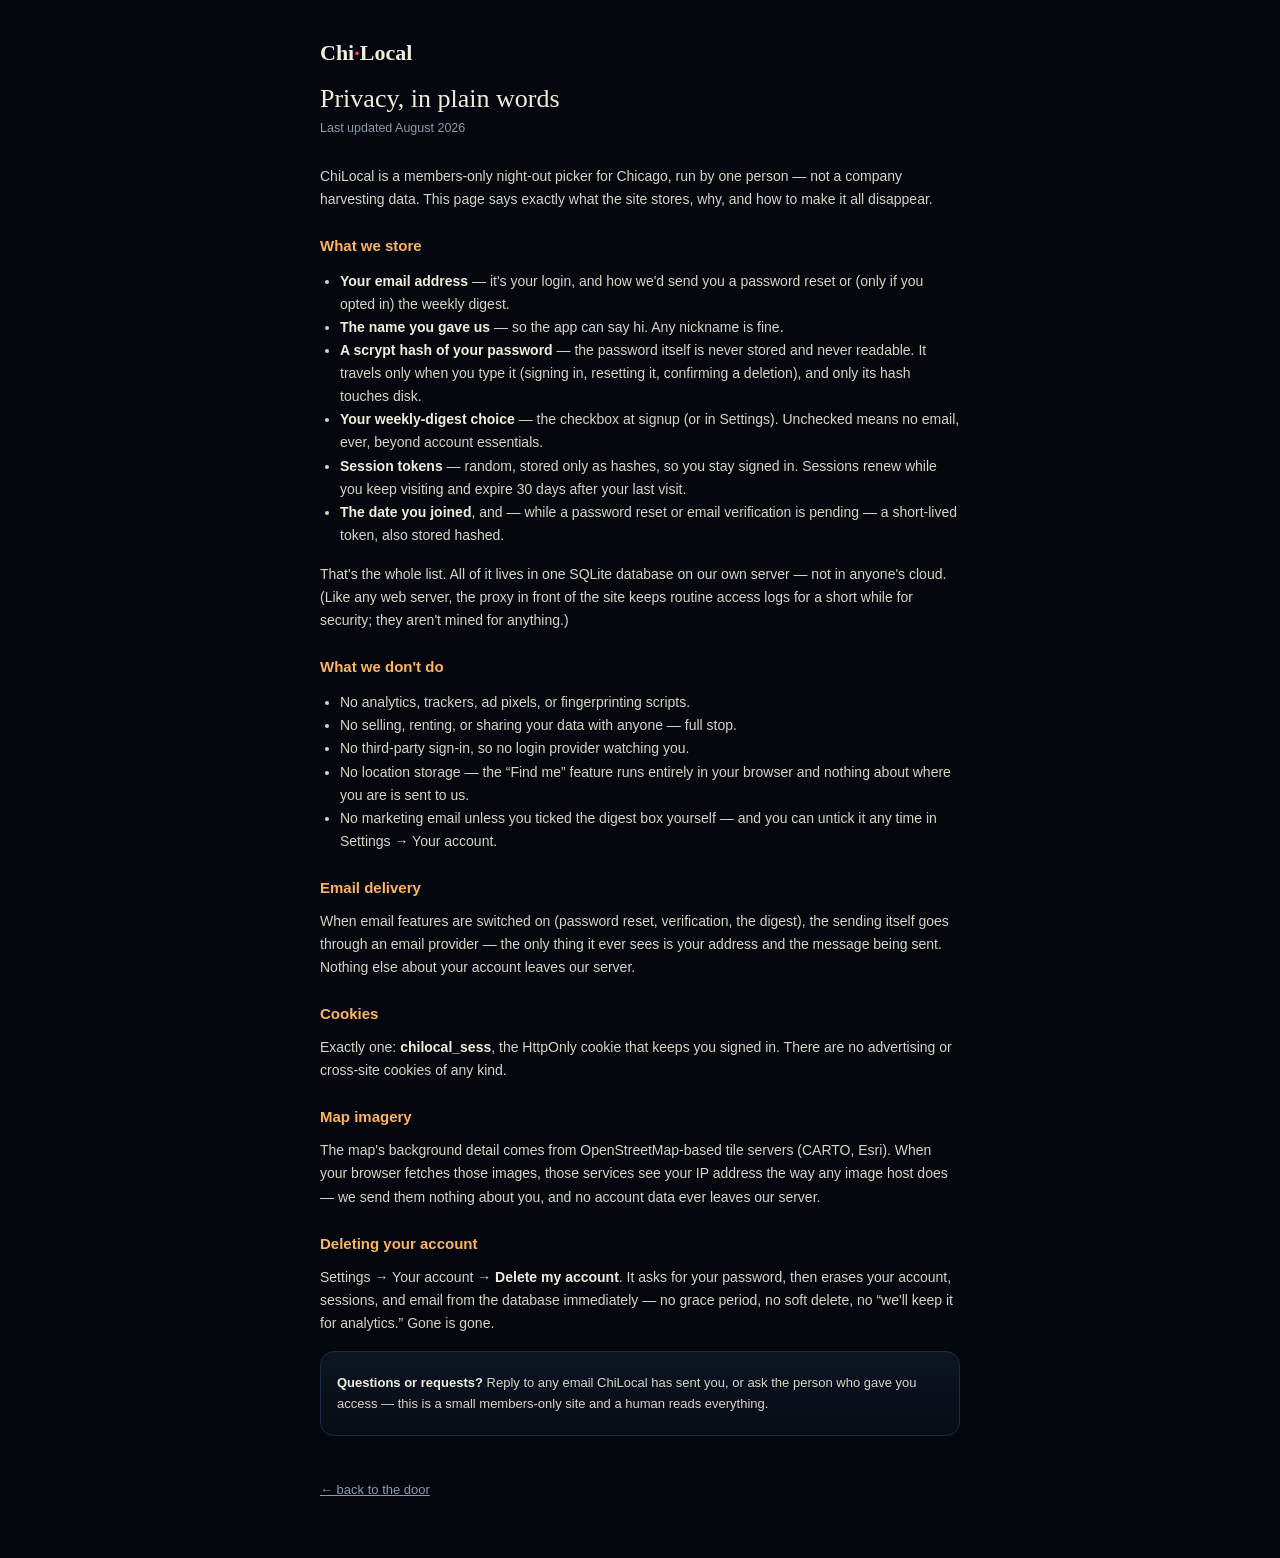
<file: site/privacy.html>
<!DOCTYPE html>
<html lang="en">
<head>
<meta charset="utf-8"/>
<meta name="viewport" content="width=device-width, initial-scale=1"/>
<title>ChiLocal — privacy</title>
<meta name="theme-color" content="#070c16"/>
<link rel="icon" href="data:image/svg+xml,%3Csvg xmlns='http://www.w3.org/2000/svg' viewBox='0 0 24 24'%3E%3Crect width='24' height='24' rx='5' fill='%23070c16'/%3E%3Cpath fill='%23ff4b5c' d='M12 3.2 13.3 8.5 17.9 5.6 15 10.2 20.3 11.5 15 12.8 17.9 17.4 13.3 14.5 12 19.8 10.7 14.5 6.1 17.4 9 12.8 3.7 11.5 9 10.2 6.1 5.6 10.7 8.5Z'/%3E%3C/svg%3E"/>
<style>
/* self-contained on purpose: this page is public, everything else is gated */
:root { --night:#070c16; --panel:#0d1524; --line:#1c2a44; --text:#f2ecdc; --muted:#8e99ad;
        --amber:#ffb45c; --coral:#ff4b5c; --sky:#64d8ff; }
* { box-sizing: border-box; }
html, body { margin:0; }
body { background:#04070e; color:var(--text); padding:40px 16px 60px;
       font-family:-apple-system,BlinkMacSystemFont,"Segoe UI",Roboto,Helvetica,Arial,sans-serif; }
.page { max-width:640px; margin:0 auto; }
.wm { font-family:Georgia,serif; font-weight:700; font-size:22px; }
.wm .dot { color:var(--coral); }
h1 { font-family:Georgia,serif; font-weight:400; font-size:26px; margin:18px 0 4px; }
.updated { color:var(--muted); font-size:12.5px; margin:0 0 26px; }
h2 { font-size:15px; margin:26px 0 8px; color:var(--amber); }
p, li { font-size:14px; line-height:1.65; color:#d9d3c4; }
ul { padding-left:20px; }
b { color:var(--text); }
a { color:var(--sky); }
.card { background:linear-gradient(to bottom, rgba(13,21,36,.96), rgba(7,11,21,.98));
        border:1px solid var(--line); border-radius:14px; padding:14px 16px; margin:16px 0; }
.card p { margin:6px 0; font-size:13px; }
.back { display:inline-block; margin-top:30px; color:var(--muted); font-size:13px; }
</style>
</head>
<body>
<div class="page">
  <span class="wm">Chi<span class="dot">·</span>Local</span>
  <h1>Privacy, in plain words</h1>
  <p class="updated">Last updated August 2026</p>

  <p>ChiLocal is a members-only night-out picker for Chicago, run by one person —
  not a company harvesting data. This page says exactly what the site stores,
  why, and how to make it all disappear.</p>

  <h2>What we store</h2>
  <ul>
    <li><b>Your email address</b> — it's your login, and how we'd send you a
      password reset or (only if you opted in) the weekly digest.</li>
    <li><b>The name you gave us</b> — so the app can say hi. Any nickname is fine.</li>
    <li><b>A scrypt hash of your password</b> — the password itself is never
      stored and never readable. It travels only when you type it (signing in,
      resetting it, confirming a deletion), and only its hash touches disk.</li>
    <li><b>Your weekly-digest choice</b> — the checkbox at signup (or in
      Settings). Unchecked means no email, ever, beyond account essentials.</li>
    <li><b>Session tokens</b> — random, stored only as hashes, so you stay
      signed in. Sessions renew while you keep visiting and expire 30 days
      after your last visit.</li>
    <li><b>The date you joined</b>, and — while a password reset or email
      verification is pending — a short-lived token, also stored hashed.</li>
  </ul>
  <p>That's the whole list. All of it lives in one SQLite database on our own
  server — not in anyone's cloud. (Like any web server, the proxy in front of
  the site keeps routine access logs for a short while for security; they
  aren't mined for anything.)</p>

  <h2>What we don't do</h2>
  <ul>
    <li>No analytics, trackers, ad pixels, or fingerprinting scripts.</li>
    <li>No selling, renting, or sharing your data with anyone — full stop.</li>
    <li>No third-party sign-in, so no login provider watching you.</li>
    <li>No location storage — the “Find me” feature runs entirely in your
      browser and nothing about where you are is sent to us.</li>
    <li>No marketing email unless you ticked the digest box yourself — and you
      can untick it any time in Settings → Your account.</li>
  </ul>

  <h2>Email delivery</h2>
  <p>When email features are switched on (password reset, verification, the
  digest), the sending itself goes through an email provider — the only thing
  it ever sees is your address and the message being sent. Nothing else about
  your account leaves our server.</p>

  <h2>Cookies</h2>
  <p>Exactly one: <b>chilocal_sess</b>, the HttpOnly cookie that keeps you
  signed in. There are no advertising or cross-site cookies of any kind.</p>

  <h2>Map imagery</h2>
  <p>The map's background detail comes from OpenStreetMap-based tile servers
  (CARTO, Esri). When your browser fetches those images, those services see
  your IP address the way any image host does — we send them nothing about
  you, and no account data ever leaves our server.</p>

  <h2>Deleting your account</h2>
  <p>Settings → Your account → <b>Delete my account</b>. It asks for your
  password, then erases your account, sessions, and email from the database
  immediately — no grace period, no soft delete, no “we'll keep it for
  analytics.” Gone is gone.</p>

  <div class="card">
    <p><b>Questions or requests?</b> Reply to any email ChiLocal has sent you,
    or ask the person who gave you access — this is a small members-only site
    and a human reads everything.</p>
  </div>

  <a class="back" href="/gate.html">← back to the door</a>
</div>
</body>
</html>
</file>
